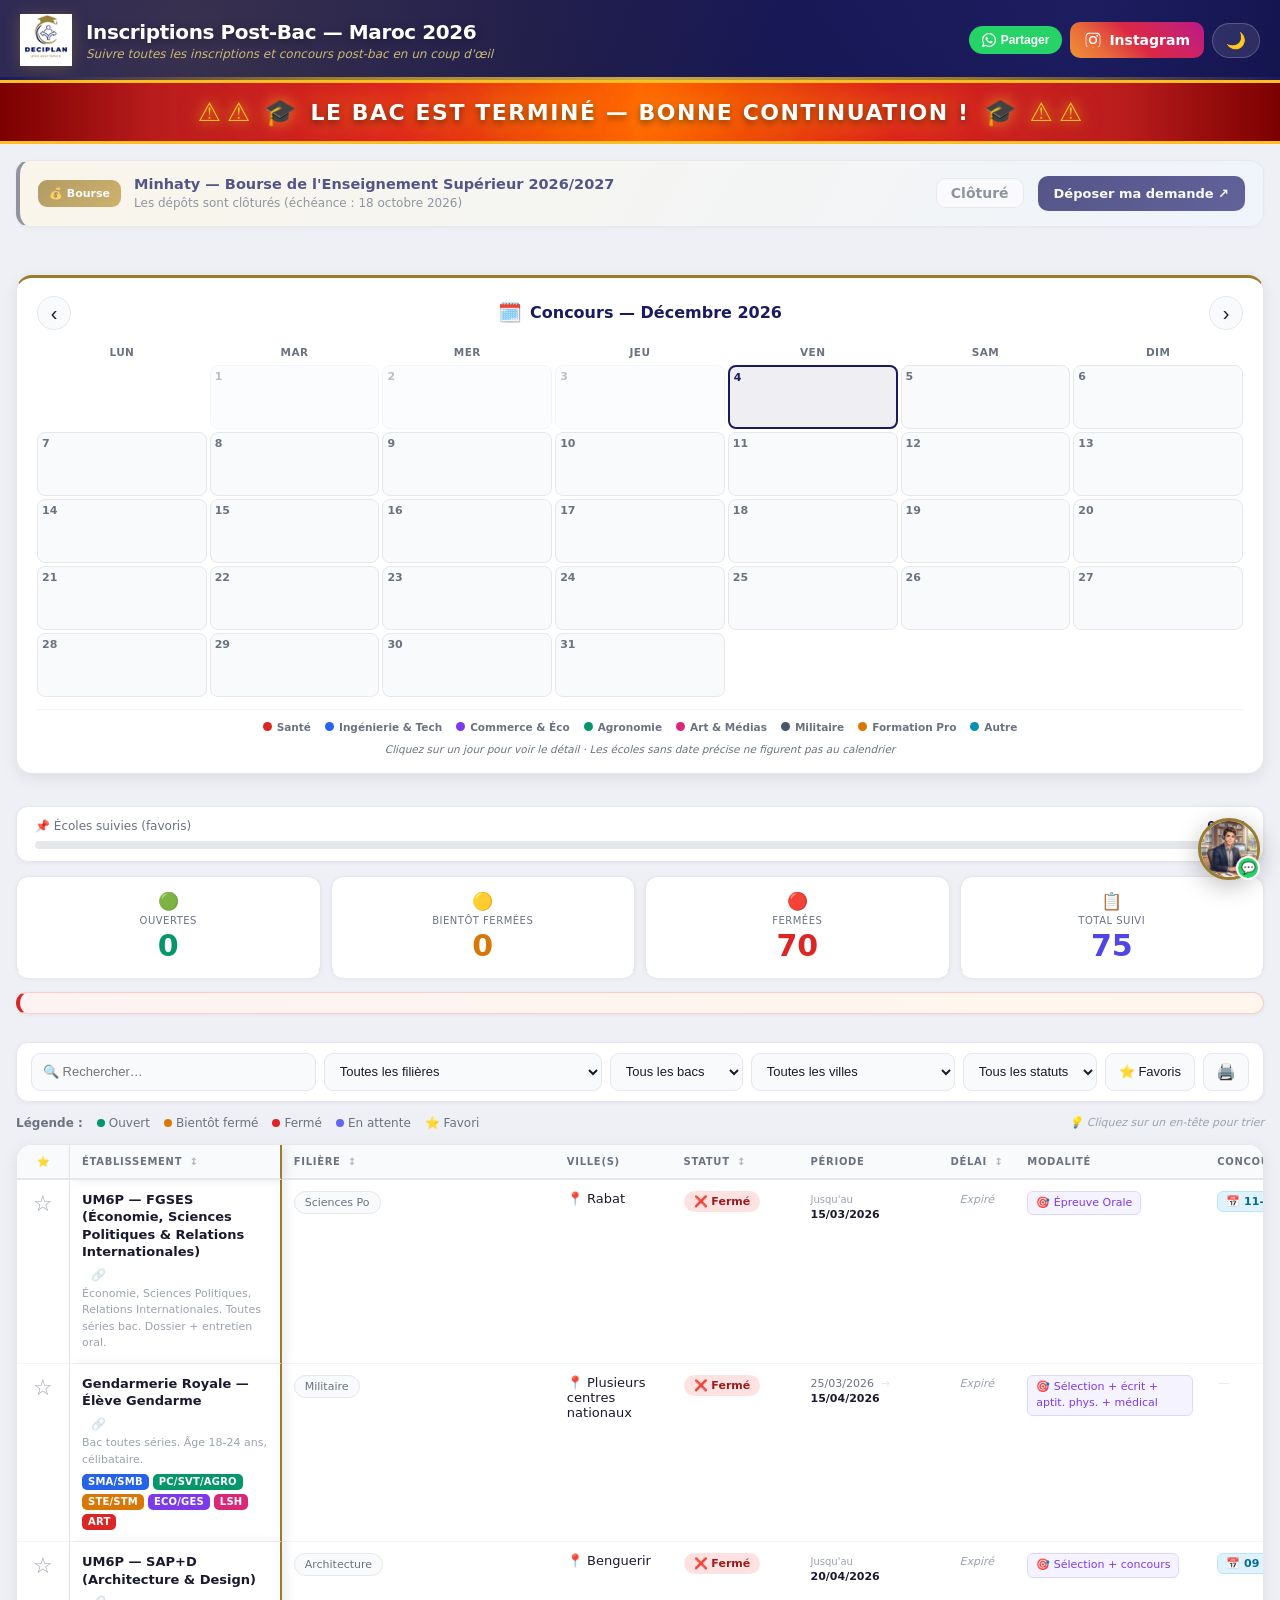
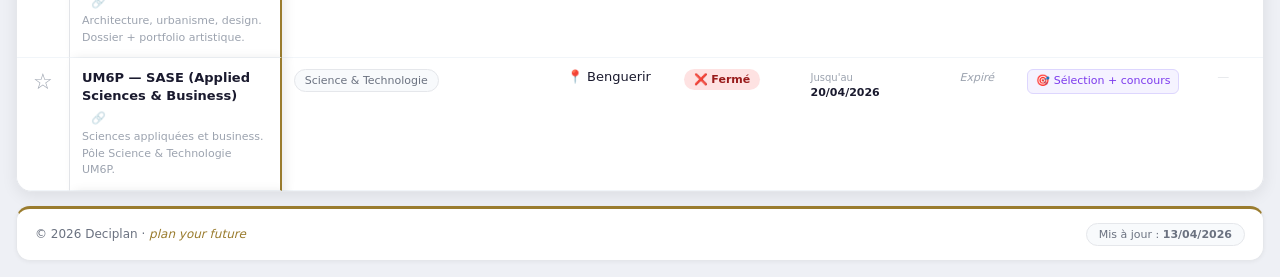
<file: index.html>
<!DOCTYPE html>
<html lang="fr" data-theme="light">
<head>
  <meta charset="UTF-8">
  <meta name="viewport" content="width=device-width, initial-scale=1.0">
  <title>Deciplan — Inscriptions Post-Bac Maroc 2026</title>
  <link rel="stylesheet" href="style.css?v=30">
  <script async src="https://www.googletagmanager.com/gtag/js?id=G-R715S7B354"></script>
  <script>
    window.dataLayer = window.dataLayer || [];
    function gtag(){dataLayer.push(arguments);}
    gtag('js', new Date());
    gtag('config', 'G-R715S7B354');
  </script>
</head>
<body>

<!-- ══ HERO ══ -->
<div class="hero">
  <div class="hero-inner">
    <img class="hero-logo" src="[data-uri]" alt="Deciplan">
    <div class="hero-text">
      <h1 class="hero-title">Inscriptions Post-Bac — Maroc 2026</h1>
      <p class="hero-sub">Suivre toutes les inscriptions et concours post-bac en un coup d'œil</p>
    </div>
    <div class="hero-actions">
      <button class="btn-share" id="btnShare">
        <svg viewBox="0 0 24 24" xmlns="http://www.w3.org/2000/svg"><path d="M17.472 14.382c-.297-.149-1.758-.867-2.03-.967-.273-.099-.471-.148-.67.15-.197.297-.767.966-.94 1.164-.173.199-.347.223-.644.075-.297-.15-1.255-.463-2.39-1.475-.883-.788-1.48-1.761-1.653-2.059-.173-.297-.018-.458.13-.606.134-.133.298-.347.446-.52.149-.174.198-.298.298-.497.099-.198.05-.371-.025-.52-.075-.149-.669-1.612-.916-2.207-.242-.579-.487-.5-.669-.51-.173-.008-.371-.01-.57-.01-.198 0-.52.074-.792.372-.272.297-1.04 1.016-1.04 2.479 0 1.462 1.065 2.875 1.213 3.074.149.198 2.096 3.2 5.077 4.487.709.306 1.262.489 1.694.625.712.227 1.36.195 1.871.118.571-.085 1.758-.719 2.006-1.413.248-.694.248-1.289.173-1.413-.074-.124-.272-.198-.57-.347m-5.421 7.403h-.004a9.87 9.87 0 01-5.031-1.378l-.361-.214-3.741.982.998-3.648-.235-.374a9.86 9.86 0 01-1.51-5.26c.001-5.45 4.436-9.884 9.888-9.884 2.64 0 5.122 1.03 6.988 2.898a9.825 9.825 0 012.893 6.994c-.003 5.45-4.437 9.884-9.885 9.884m8.413-18.297A11.815 11.815 0 0012.05 0C5.495 0 .16 5.335.157 11.892c0 2.096.547 4.142 1.588 5.945L.057 24l6.305-1.654a11.882 11.882 0 005.683 1.448h.005c6.554 0 11.89-5.335 11.893-11.893a11.821 11.821 0 00-3.48-8.413z"/></svg>
        <span class="share-label">Partager</span>
      </button>
      <a class="btn-insta" id="btnInsta" href="https://www.instagram.com/deciplan007" target="_blank" rel="noopener" title="Instagram Deciplan">
        <svg viewBox="0 0 24 24" xmlns="http://www.w3.org/2000/svg"><path d="M12 2.2c3.2 0 3.6 0 4.85.07 1.17.05 1.8.25 2.23.41.56.22.96.48 1.38.9.42.42.68.82.9 1.38.16.42.36 1.06.41 2.23.06 1.27.07 1.65.07 4.85s0 3.58-.07 4.85c-.05 1.17-.25 1.8-.41 2.23-.22.56-.48.96-.9 1.38-.42.42-.82.68-1.38.9-.42.16-1.06.36-2.23.41-1.27.06-1.65.07-4.85.07s-3.58 0-4.85-.07c-1.17-.05-1.8-.25-2.23-.41a3.7 3.7 0 01-1.38-.9 3.7 3.7 0 01-.9-1.38c-.16-.42-.36-1.06-.41-2.23C2.2 15.58 2.2 15.2 2.2 12s0-3.58.07-4.85c.05-1.17.25-1.8.41-2.23.22-.56.48-.96.9-1.38.42-.42.82-.68 1.38-.9.42-.16 1.06-.36 2.23-.41C8.42 2.2 8.8 2.2 12 2.2zm0 1.62c-3.15 0-3.52 0-4.76.07-.97.04-1.5.2-1.85.34-.46.18-.8.4-1.15.74-.34.34-.56.68-.74 1.15-.13.35-.3.88-.34 1.85-.06 1.24-.07 1.6-.07 4.76s0 3.52.07 4.76c.04.97.2 1.5.34 1.85.18.46.4.8.74 1.15.34.34.68.56 1.15.74.35.13.88.3 1.85.34 1.24.06 1.6.07 4.76.07s3.52 0 4.76-.07c.97-.04 1.5-.2 1.85-.34.46-.18.8-.4 1.15-.74.34-.34.56-.68.74-1.15.13-.35.3-.88.34-1.85.06-1.24.07-1.6.07-4.76s0-3.52-.07-4.76c-.04-.97-.2-1.5-.34-1.85a3.1 3.1 0 00-.74-1.15 3.1 3.1 0 00-1.15-.74c-.35-.13-.88-.3-1.85-.34-1.24-.06-1.6-.07-4.76-.07zm0 2.76a5.42 5.42 0 110 10.84 5.42 5.42 0 010-10.84zm0 8.94a3.52 3.52 0 100-7.04 3.52 3.52 0 000 7.04zm6.9-9.15a1.27 1.27 0 11-2.54 0 1.27 1.27 0 012.54 0z"/></svg>
        <span class="share-label">Instagram</span>
      </a>
      <button class="dark-toggle" id="darkToggle">🌙</button>
    </div>
  </div>
</div>

<!-- ══ BANDEAU BAC — ⚠ gauche + texte + ⚠ droite ══ -->
<div class="bac-banner" id="bacBanner">
  <div class="bac-banner-inner">
    <div class="bac-alerts bac-alerts-left">
      <span class="bac-warn">⚠</span>
      <span class="bac-warn">⚠</span>
    </div>
    <span class="bac-icon">🎓</span>
    <span class="bac-text" id="countdownBac">⏳ Calcul…</span>
    <span class="bac-icon">🎓</span>
    <div class="bac-alerts bac-alerts-right">
      <span class="bac-warn">⚠</span>
      <span class="bac-warn">⚠</span>
    </div>
  </div>
</div>

<!-- PANNEAU MINHATY (bourse) -->
<div class="container">
  <div class="minhaty-panel" id="minhatyPanel">
    <div class="minhaty-main">
      <div class="minhaty-left">
        <span class="minhaty-badge">💰 Bourse</span>
        <div class="minhaty-txt">
          <span class="minhaty-title">Minhaty — Bourse de l'Enseignement Supérieur 2026/2027</span>
          <span class="minhaty-sub" id="minhatySub">Dépôt des demandes du 15 juillet au 18 octobre 2026</span>
        </div>
      </div>
      <div class="minhaty-right">
        <div class="minhaty-countdown" id="minhatyCountdown"></div>
        <a class="minhaty-btn" href="https://www.minhaty.ma" target="_blank" rel="noopener">Déposer ma demande ↗</a>
      </div>
    </div>
  </div>
</div>

<div class="container">

  <!-- CALENDRIER DES CONCOURS -->
  <div class="cal-card">
    <div class="cal-head">
      <button class="cal-nav" id="calPrev" aria-label="Mois précédent">‹</button>
      <div class="cal-title-wrap">
        <span class="cal-icon">🗓️</span>
        <span class="cal-title" id="calTitle">Calendrier des concours</span>
      </div>
      <button class="cal-nav" id="calNext" aria-label="Mois suivant">›</button>
    </div>
    <div class="cal-dow">
      <span>Lun</span><span>Mar</span><span>Mer</span><span>Jeu</span><span>Ven</span><span>Sam</span><span>Dim</span>
    </div>
    <div class="cal-grid" id="calGrid"></div>
    <div class="cal-legend" id="calLegend"></div>
    <div class="cal-foot">Cliquez sur un jour pour voir le détail · Les écoles sans date précise ne figurent pas au calendrier</div>

    <div class="cal-panel" id="calPanel" hidden>
      <div class="cal-panel-head">
        <span class="cal-panel-title" id="calPanelTitle"></span>
        <button class="cal-panel-close" id="calPanelClose" aria-label="Fermer">×</button>
      </div>
      <div class="cal-panel-body" id="calPanelBody"></div>
    </div>
  </div>

  <!-- BARRE DE PROGRESSION -->
  <div class="progress-bar-wrap">
    <div class="progress-info">
      <span>📌 Écoles suivies (favoris)</span>
      <span class="progress-count" id="progressCount">0 / 20</span>
    </div>
    <div class="progress-track"><div class="progress-fill" id="progressFill" style="width:0%"></div></div>
  </div>

  <!-- STATISTIQUES -->
  <div class="stats">
    <div class="stat"><div class="stat-icon">🟢</div><div class="stat-label">Ouvertes</div><div class="stat-val v-open" id="cnt-open">—</div></div>
    <div class="stat"><div class="stat-icon">🟡</div><div class="stat-label">Bientôt fermées</div><div class="stat-val v-soon" id="cnt-soon">—</div></div>
    <div class="stat"><div class="stat-icon">🔴</div><div class="stat-label">Fermées</div><div class="stat-val v-closed" id="cnt-closed">—</div></div>
    <div class="stat"><div class="stat-icon">📋</div><div class="stat-label">Total suivi</div><div class="stat-val v-total" id="cnt-total">—</div></div>
  </div>

  <!-- FILTRES -->
  <!-- BANDEAU URGENT (rempli par JS) -->
  <div class="urgent-banner" id="urgentBanner" hidden></div>

  <div class="filters">
    <input type="text" id="search" placeholder="🔍 Rechercher…">
    <select id="filter-cat"><option value="">Toutes les filières</option></select>
    <select id="filter-bac"><option value="">Tous les bacs</option></select>
    <select id="filter-ville"><option value="">Toutes les villes</option></select>
    <select id="filter-status">
      <option value="">Tous les statuts</option>
      <option value="ouvert">Ouvert</option>
      <option value="bientot">Bientôt fermé</option>
      <option value="ferme">Fermé</option>
      <option value="attente">En attente</option>
    </select>
    <button class="fav-filter-btn" id="favToggle">⭐ Favoris <span id="fav-count"></span></button>
    <button class="print-btn" id="printBtn" title="Imprimer mes favoris">🖨️</button>
  </div>

  <!-- LÉGENDE desktop -->
  <div class="legend" id="legend-desktop">
    <strong>Légende :</strong>
    <span><span class="dot dot-open"></span>Ouvert</span>
    <span><span class="dot dot-soon"></span>Bientôt fermé</span>
    <span><span class="dot dot-closed"></span>Fermé</span>
    <span><span class="dot dot-wait"></span>En attente</span>
    <span>⭐ Favori</span>
    <span class="sort-hint">💡 Cliquez sur un en-tête pour trier</span>
  </div>

  <!-- TABLEAU desktop -->
  <div class="table-wrap" id="table-desktop">
    <table id="main-table">
      <thead>
        <tr>
          <th class="col-fav">⭐</th>
          <th class="col-nom sortable" data-col="nom">Établissement <span class="sort-icon">↕</span></th>
          <th class="col-cat sortable" data-col="cat">Filière <span class="sort-icon">↕</span></th>
          <th class="col-ville">Ville(s)</th>
          <th class="col-statut sortable" data-col="statut">Statut <span class="sort-icon">↕</span></th>
          <th class="col-periode">Période</th>
          <th class="col-delai sortable" data-col="delai">Délai <span class="sort-icon">↕</span></th>
          <th class="col-modal">Modalité</th>
          <th class="col-concours">Concours</th>
          <th class="col-avis">📄 Avis</th>
          <th class="col-lien">Lien</th>
        </tr>
      </thead>
      <tbody id="tbody"><tr><td colspan="11" class="skel-cell"><div class="skel-line"></div><div class="skel-line w70"></div><div class="skel-line w85"></div><div class="skel-line w60"></div><div class="skel-line w80"></div></td></tr></tbody>
    </table>
  </div>

  <!-- CARTES mobile -->
  <div class="cards-grid" id="cards-mobile"><div class="skel-card"><div class="skel-line w40"></div><div class="skel-line"></div><div class="skel-line w70"></div></div><div class="skel-card"><div class="skel-line w40"></div><div class="skel-line"></div><div class="skel-line w70"></div></div></div>

  <!-- FOOTER -->
  <div class="footer">
    <span>© 2026 Deciplan · <em>plan your future</em></span>
    <div class="updated-badge">Mis à jour : <strong>13/04/2026</strong></div>
  </div>

</div>
<script src="script.js?v=30"></script>

<!-- ASSISTANT FLOTTANT -->
<div class="fab-wrap" id="fabWrap">
  <div class="fab-card" id="fabCard" hidden>
    <div class="fab-band">
      <span class="fab-status"><span class="fab-dot"></span> Disponible</span>
      <button class="fab-close" id="fabClose" aria-label="Fermer">✕</button>
    </div>
    <div class="fab-body">
      <div class="fab-id">
        <img class="fab-photo" src="[data-uri]" alt="Conseiller Deciplan">
        <div>
          <div class="fab-name">M. Mustapha Abounaim</div>
          <div class="fab-title">Inspecteur d'orientation · Casablanca</div>
        </div>
      </div>
      <div class="fab-msg">Bonjour ! Une question sur votre orientation ou une inscription ? Je suis là pour vous aider.</div>
      <a class="fab-wa" href="https://wa.me/212600072570?text=Bonjour%20M.%20Abounaim%2C%20j%27ai%20une%20question%20sur%20les%20inscriptions%20post-bac." target="_blank" rel="noopener">
        <svg class="wa-icon" viewBox="0 0 24 24" xmlns="http://www.w3.org/2000/svg"><path d="M17.472 14.382c-.297-.149-1.758-.867-2.03-.967-.273-.099-.471-.148-.67.15-.197.297-.767.966-.94 1.164-.173.199-.347.223-.644.075-.297-.15-1.255-.463-2.39-1.475-.883-.788-1.48-1.761-1.653-2.059-.173-.297-.018-.458.13-.606.134-.133.298-.347.446-.52.149-.174.198-.298.298-.497.099-.198.05-.371-.025-.52-.075-.149-.669-1.612-.916-2.207-.242-.579-.487-.5-.669-.51-.173-.008-.371-.01-.57-.01-.198 0-.52.074-.792.372-.272.297-1.04 1.016-1.04 2.479 0 1.462 1.065 2.875 1.213 3.074.149.198 2.096 3.2 5.077 4.487.709.306 1.262.489 1.694.625.712.227 1.36.195 1.871.118.571-.085 1.758-.719 2.006-1.413.248-.694.248-1.289.173-1.413-.074-.124-.272-.198-.57-.347m-5.421 7.403h-.004a9.87 9.87 0 01-5.031-1.378l-.361-.214-3.741.982.998-3.648-.235-.374a9.86 9.86 0 01-1.51-5.26c.001-5.45 4.436-9.884 9.888-9.884 2.64 0 5.122 1.03 6.988 2.898a9.825 9.825 0 012.893 6.994c-.003 5.45-4.437 9.884-9.885 9.884m8.413-18.297A11.815 11.815 0 0012.05 0C5.495 0 .16 5.335.157 11.892c0 2.096.547 4.142 1.588 5.945L.057 24l6.305-1.654a11.882 11.882 0 005.683 1.448h.005c6.554 0 11.89-5.335 11.893-11.893a11.821 11.821 0 00-3.48-8.413z"/></svg>
        Discuter sur WhatsApp
      </a>
      <a class="fab-tel" href="tel:+212600072570">📞 Appeler directement</a>
    </div>
  </div>
  <button class="fab-btn" id="fabBtn" aria-label="Contacter le conseiller">
    <img class="fab-btn-photo" src="[data-uri]" alt="Conseiller">
    <span class="fab-btn-badge">💬</span>
  </button>
</div>

</body>
</html>
</file>
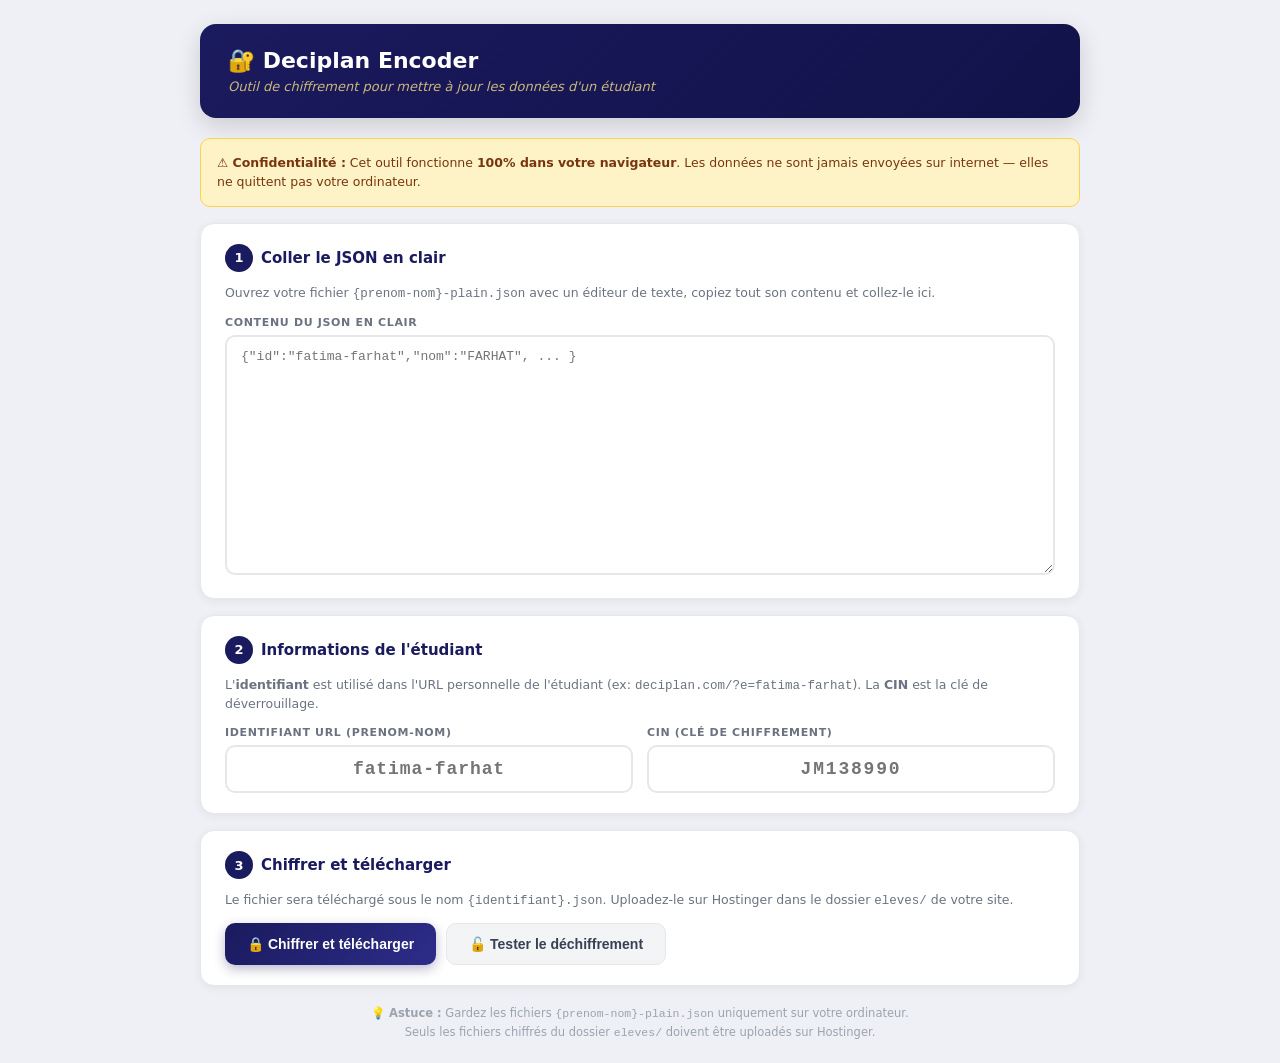
<file: encoder.html>
<!DOCTYPE html>
<html lang="fr">
<head>
<meta charset="UTF-8">
<meta name="viewport" content="width=device-width,initial-scale=1">
<title>Deciplan Encoder — Outil de chiffrement</title>
<style>
*,*::before,*::after{box-sizing:border-box;margin:0;padding:0;}
body{font-family:system-ui,-apple-system,'Segoe UI',sans-serif;background:#eef0f5;color:#1a1a2e;padding:24px 16px;min-height:100vh;font-size:14px;}
.wrap{max-width:880px;margin:0 auto;}
.hdr{background:linear-gradient(135deg,#1a1a5e,#12124a);color:#fff;border-radius:16px;padding:24px 28px;margin-bottom:20px;box-shadow:0 8px 24px rgba(0,0,0,.15);}
.hdr h1{font-size:22px;font-weight:900;display:flex;align-items:center;gap:10px;}
.hdr p{font-size:13px;margin-top:6px;color:#c8b87a;font-style:italic;}
.card{background:#fff;border-radius:14px;padding:20px 24px;margin-bottom:16px;box-shadow:0 2px 10px rgba(0,0,0,.06);border:1px solid #e5e7eb;}
.step-num{display:inline-flex;align-items:center;justify-content:center;width:28px;height:28px;background:#1a1a5e;color:#fff;border-radius:50%;font-weight:800;font-size:13px;margin-right:8px;}
.card h2{font-size:15px;font-weight:800;color:#1a1a5e;margin-bottom:12px;display:flex;align-items:center;}
.card p{font-size:12.5px;color:#6b7280;margin-bottom:12px;line-height:1.5;}
label{display:block;font-size:11px;font-weight:700;color:#6b7280;text-transform:uppercase;letter-spacing:.06em;margin-bottom:6px;}
textarea,input[type=text]{width:100%;border:2px solid #e5e7eb;border-radius:10px;padding:12px 14px;font-family:'SF Mono',Menlo,Consolas,monospace;font-size:13px;color:#1a1a2e;transition:border-color .15s,box-shadow .15s;}
textarea{min-height:240px;resize:vertical;}
input.big{font-size:18px;font-weight:700;letter-spacing:.1em;text-align:center;}
input#cinInput{text-transform:uppercase;}
input#idInput{text-transform:lowercase;letter-spacing:.05em;}
textarea:focus,input:focus{outline:none;border-color:#6366f1;box-shadow:0 0 0 4px rgba(99,102,241,.12);}
.row{display:grid;grid-template-columns:1fr 1fr;gap:14px;}
@media(max-width:640px){.row{grid-template-columns:1fr;}}
.btn-row{display:flex;gap:10px;flex-wrap:wrap;margin-top:12px;}
button{padding:12px 22px;border:none;border-radius:10px;font-size:14px;font-weight:700;cursor:pointer;transition:transform .1s,box-shadow .15s;}
.btn-primary{background:linear-gradient(135deg,#1a1a5e,#2d2d8a);color:#fff;box-shadow:0 4px 12px rgba(26,26,94,.3);}
.btn-primary:hover:not(:disabled){transform:translateY(-1px);box-shadow:0 6px 16px rgba(26,26,94,.4);}
.btn-secondary{background:#f3f4f6;color:#374151;border:1px solid #e5e7eb;}
.btn-secondary:hover{background:#e5e7eb;}
button:disabled{opacity:.5;cursor:wait;}
.msg{margin-top:12px;padding:10px 14px;border-radius:8px;font-size:12.5px;font-weight:600;display:none;}
.msg.show{display:block;}
.msg.ok{background:#d1fae5;color:#065f46;border:1px solid #6ee7b7;}
.msg.err{background:#fee2e2;color:#991b1b;border:1px solid #fca5a5;}
.warning{background:#fef3c7;border:1px solid #fcd34d;color:#78350f;padding:14px 16px;border-radius:10px;font-size:12.5px;line-height:1.55;margin-bottom:16px;}
.warning strong{color:#78350f;}
.success-box{background:linear-gradient(135deg,#d1fae5,#a7f3d0);border:1px solid #6ee7b7;color:#065f46;padding:16px;border-radius:10px;font-size:13px;margin-top:14px;display:none;}
.success-box.show{display:block;}
.success-box strong{color:#065f46;}
.success-box code{background:#fff;padding:3px 8px;border-radius:4px;font-family:'SF Mono',Menlo,Consolas,monospace;font-size:12px;color:#1a1a5e;border:1px solid #6ee7b7;}
.footer-tip{font-size:11.5px;color:#9ca3af;text-align:center;margin-top:18px;line-height:1.6;}
</style>
</head>
<body>
<div class="wrap">

<div class="hdr">
  <h1>🔐 Deciplan Encoder</h1>
  <p>Outil de chiffrement pour mettre à jour les données d'un étudiant</p>
</div>

<div class="warning">
  <strong>⚠️ Confidentialité :</strong> Cet outil fonctionne <strong>100% dans votre navigateur</strong>. Les données ne sont jamais envoyées sur internet — elles ne quittent pas votre ordinateur.
</div>

<div class="card">
  <h2><span class="step-num">1</span>Coller le JSON en clair</h2>
  <p>Ouvrez votre fichier <code>{prenom-nom}-plain.json</code> avec un éditeur de texte, copiez tout son contenu et collez-le ici.</p>
  <label for="jsonInput">Contenu du JSON en clair</label>
  <textarea id="jsonInput" placeholder='{"id":"fatima-farhat","nom":"FARHAT", ... }' spellcheck="false"></textarea>
</div>

<div class="card">
  <h2><span class="step-num">2</span>Informations de l'étudiant</h2>
  <p>L'<strong>identifiant</strong> est utilisé dans l'URL personnelle de l'étudiant (ex: <code>deciplan.com/?e=fatima-farhat</code>). La <strong>CIN</strong> est la clé de déverrouillage.</p>
  <div class="row">
    <div>
      <label for="idInput">Identifiant URL (prenom-nom)</label>
      <input type="text" id="idInput" class="big" placeholder="fatima-farhat" autocomplete="off">
    </div>
    <div>
      <label for="cinInput">CIN (clé de chiffrement)</label>
      <input type="text" id="cinInput" class="big" placeholder="JM138990" autocomplete="off">
    </div>
  </div>
</div>

<div class="card">
  <h2><span class="step-num">3</span>Chiffrer et télécharger</h2>
  <p>Le fichier sera téléchargé sous le nom <code>{identifiant}.json</code>. Uploadez-le sur Hostinger dans le dossier <code>eleves/</code> de votre site.</p>
  <div class="btn-row">
    <button class="btn-primary" id="btnEncrypt">🔒 Chiffrer et télécharger</button>
    <button class="btn-secondary" id="btnTest">🔓 Tester le déchiffrement</button>
  </div>
  <div class="msg" id="msg"></div>
  <div class="success-box" id="successBox"></div>
</div>

<div class="footer-tip">
  💡 <strong>Astuce :</strong> Gardez les fichiers <code>{prenom-nom}-plain.json</code> uniquement sur votre ordinateur.<br>
  Seuls les fichiers chiffrés du dossier <code>eleves/</code> doivent être uploadés sur Hostinger.
</div>

</div>

<script>
const ITER=200000;

function b64encode(buf){
  var bytes=new Uint8Array(buf), s='';
  for(var i=0;i<bytes.length;i++) s+=String.fromCharCode(bytes[i]);
  return btoa(s);
}

async function deriveKey(cin, salt, useFor){
  var enc=new TextEncoder();
  var mat=await crypto.subtle.importKey(
    "raw", enc.encode(cin.trim().toUpperCase()),
    {name:"PBKDF2"}, false, ["deriveKey"]
  );
  return crypto.subtle.deriveKey(
    {name:"PBKDF2", salt:salt, iterations:ITER, hash:"SHA-256"},
    mat,
    {name:"AES-GCM", length:256},
    false, [useFor]
  );
}

function showMsg(text, kind){
  var m=document.getElementById('msg');
  m.className='msg show '+(kind||'');
  m.textContent=text;
  document.getElementById('successBox').className='success-box';
}
function hideMsg(){
  document.getElementById('msg').className='msg';
  document.getElementById('successBox').className='success-box';
}

function validateId(id){
  return /^[a-z0-9\-]{1,60}$/.test(id);
}

async function encryptNow(){
  hideMsg();

  var jsonText=document.getElementById('jsonInput').value.trim();
  var id=document.getElementById('idInput').value.trim().toLowerCase();
  var cin=document.getElementById('cinInput').value.trim();

  if(!jsonText){ showMsg('❌ Veuillez coller le JSON en clair','err'); return; }
  if(!id){ showMsg('❌ Veuillez saisir l\'identifiant URL (ex: fatima-farhat)','err'); return; }
  if(!validateId(id)){ showMsg('❌ Identifiant invalide. Utilisez uniquement des lettres minuscules, chiffres et tirets (ex: fatima-farhat)','err'); return; }
  if(!cin){ showMsg('❌ Veuillez saisir la CIN','err'); return; }

  try { JSON.parse(jsonText); }
  catch(e){ showMsg('❌ JSON invalide : '+e.message,'err'); return; }

  var btn=document.getElementById('btnEncrypt');
  btn.disabled=true; btn.textContent='⏳ Chiffrement en cours…';

  try{
    var enc=new TextEncoder();
    var salt=crypto.getRandomValues(new Uint8Array(16));
    var iv=crypto.getRandomValues(new Uint8Array(12));
    var key=await deriveKey(cin, salt.buffer, "encrypt");
    var ct=await crypto.subtle.encrypt(
      {name:"AES-GCM", iv:iv}, key, enc.encode(jsonText)
    );

    var payload={
      v:1, alg:"AES-GCM-256", kdf:"PBKDF2-SHA256", iter:ITER,
      salt:b64encode(salt.buffer),
      iv:b64encode(iv.buffer),
      data:b64encode(ct)
    };
    var out=JSON.stringify(payload,null,2);

    var blob=new Blob([out],{type:'application/json'});
    var url=URL.createObjectURL(blob);
    var a=document.createElement('a');
    a.href=url; a.download=id+'.json';
    document.body.appendChild(a); a.click();
    document.body.removeChild(a);
    URL.revokeObjectURL(url);

    /* Box de succès avec le lien personnel */
    var sb=document.getElementById('successBox');
    sb.className='success-box show';
    sb.innerHTML=
      '<strong>✅ Fichier <code>'+id+'.json</code> téléchargé.</strong><br><br>'+
      '📤 <strong>À uploader sur Hostinger :</strong><br>'+
      'Placez ce fichier dans le dossier <code>eleves/</code> de votre site.<br><br>'+
      '🔗 <strong>Lien personnel à envoyer à l\'étudiant :</strong><br>'+
      '<code>https://deciplan.com/?e='+id+'</code><br><br>'+
      '🔑 <strong>Clé de déverrouillage :</strong> la CIN <code>'+cin.toUpperCase()+'</code>';
  }catch(e){
    showMsg('❌ Erreur lors du chiffrement : '+e.message,'err');
  }
  btn.disabled=false; btn.textContent='🔒 Chiffrer et télécharger';
}

async function testDecrypt(){
  hideMsg();
  var jsonText=document.getElementById('jsonInput').value.trim();
  var cin=document.getElementById('cinInput').value.trim();
  if(!jsonText||!cin){ showMsg('❌ Remplissez d\'abord le JSON et la CIN','err'); return; }

  try{
    var enc=new TextEncoder();
    var salt=crypto.getRandomValues(new Uint8Array(16));
    var iv=crypto.getRandomValues(new Uint8Array(12));
    var keyEnc=await deriveKey(cin, salt.buffer, "encrypt");
    var ct=await crypto.subtle.encrypt({name:"AES-GCM",iv:iv}, keyEnc, enc.encode(jsonText));
    var keyDec=await deriveKey(cin, salt.buffer, "decrypt");
    var pt=await crypto.subtle.decrypt({name:"AES-GCM",iv:iv}, keyDec, ct);
    var decoded=new TextDecoder().decode(pt);
    JSON.parse(decoded);
    showMsg('✅ Test réussi ! Aller-retour chiffrement/déchiffrement OK. ('+decoded.length+' caractères)','ok');
  }catch(e){
    showMsg('❌ Test échoué : '+e.message,'err');
  }
}

document.getElementById('btnEncrypt').addEventListener('click', encryptNow);
document.getElementById('btnTest').addEventListener('click', testDecrypt);

if(!window.crypto || !window.crypto.subtle){
  showMsg('❌ Votre navigateur ne supporte pas le chiffrement. Essayez Chrome, Firefox ou Edge récent.','err');
}
</script>
</body>
</html>
</file>
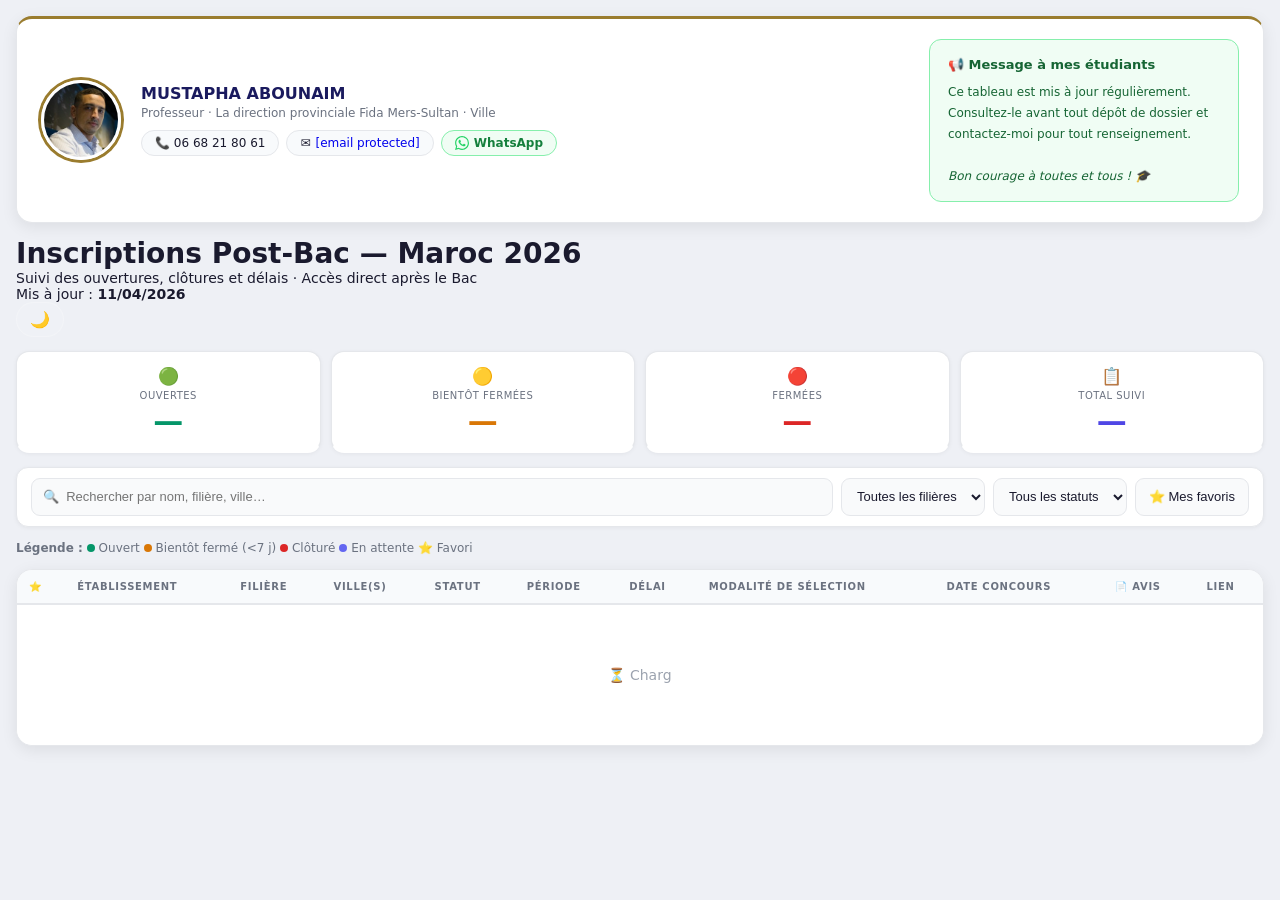
<file: index-4.html>
<!DOCTYPE html>
<html lang="fr" data-theme="light">
<head>
  <meta charset="UTF-8">
  <meta name="viewport" content="width=device-width, initial-scale=1.0">
  <title>Deciplan — Inscriptions Post-Bac Maroc 2026</title>
  <link rel="stylesheet" href="style.css">
  <!-- Google tag (gtag.js) -->
  <script async src="https://www.googletagmanager.com/gtag/js?id=G-R715S7B354"></script>
  <script>
    window.dataLayer = window.dataLayer || [];
    function gtag(){dataLayer.push(arguments);}
    gtag('js', new Date());
    gtag('config', 'G-R715S7B354');
  </script>
</head>
<body>
<div class="container">

  <!-- CARTE PROFESSEUR -->
  <div class="profile-card">
    <img class="avatar-photo"
         src="[data-uri]"
         alt="M. Mustapha Abounaim">
    <div class="profile-info">
      <div class="profile-name">MUSTAPHA ABOUNAIM</div>
      <div class="profile-title">Professeur · La direction provinciale Fida Mers-Sultan · Ville</div>
      <div class="profile-contacts">
        <span class="contact-tag">📞 06 68 21 80 61</span>
        <span class="contact-tag">✉️ <a href="/cdn-cgi/l/email-protection" class="__cf_email__" data-cfemail="f59880868194859d94db94979a809b949c98b59298949c99db969a98">[email&#160;protected]</a></span>
        <a class="contact-tag wa-contact"
           href="https://wa.me/212668218061?text=Bonjour%20M.%20Abounaim%2C%20j%27ai%20une%20question%20sur%20les%20inscriptions%20post-bac."
           target="_blank" rel="noopener">
          <svg class="wa-icon" viewBox="0 0 24 24" xmlns="http://www.w3.org/2000/svg">
            <path d="M17.472 14.382c-.297-.149-1.758-.867-2.03-.967-.273-.099-.471-.148-.67.15-.197.297-.767.966-.94 1.164-.173.199-.347.223-.644.075-.297-.15-1.255-.463-2.39-1.475-.883-.788-1.48-1.761-1.653-2.059-.173-.297-.018-.458.13-.606.134-.133.298-.347.446-.52.149-.174.198-.298.298-.497.099-.198.05-.371-.025-.52-.075-.149-.669-1.612-.916-2.207-.242-.579-.487-.5-.669-.51-.173-.008-.371-.01-.57-.01-.198 0-.52.074-.792.372-.272.297-1.04 1.016-1.04 2.479 0 1.462 1.065 2.875 1.213 3.074.149.198 2.096 3.2 5.077 4.487.709.306 1.262.489 1.694.625.712.227 1.36.195 1.871.118.571-.085 1.758-.719 2.006-1.413.248-.694.248-1.289.173-1.413-.074-.124-.272-.198-.57-.347m-5.421 7.403h-.004a9.87 9.87 0 01-5.031-1.378l-.361-.214-3.741.982.998-3.648-.235-.374a9.86 9.86 0 01-1.51-5.26c.001-5.45 4.436-9.884 9.888-9.884 2.64 0 5.122 1.03 6.988 2.898a9.825 9.825 0 012.893 6.994c-.003 5.45-4.437 9.884-9.885 9.884m8.413-18.297A11.815 11.815 0 0012.05 0C5.495 0 .16 5.335.157 11.892c0 2.096.547 4.142 1.588 5.945L.057 24l6.305-1.654a11.882 11.882 0 005.683 1.448h.005c6.554 0 11.89-5.335 11.893-11.893a11.821 11.821 0 00-3.48-8.413z"/>
          </svg>
          WhatsApp
        </a>
      </div>
    </div>
    <div class="profile-msg">
      <strong>📢 Message à mes étudiants</strong>
      Ce tableau est mis à jour régulièrement. Consultez-le avant tout dépôt de dossier et contactez-moi pour tout renseignement.
      <br><br><em>Bon courage à toutes et tous ! 🎓</em>
    </div>
  </div>

  <!-- EN-TÊTE -->
  <header>
    <div class="header-left">
      <h1>Inscriptions Post-Bac — Maroc 2026</h1>
      <p>Suivi des ouvertures, clôtures et délais · Accès direct après le Bac</p>
    </div>
    <div class="header-right">
      <div class="updated">Mis à jour : <strong>11/04/2026</strong></div>
      <button class="dark-toggle" id="darkToggle" title="Mode sombre / clair">🌙</button>
    </div>
  </header>

  <!-- STATISTIQUES -->
  <div class="stats">
    <div class="stat"><div class="stat-icon">🟢</div><div class="stat-label">Ouvertes</div><div class="stat-val v-open" id="cnt-open">—</div></div>
    <div class="stat"><div class="stat-icon">🟡</div><div class="stat-label">Bientôt fermées</div><div class="stat-val v-soon" id="cnt-soon">—</div></div>
    <div class="stat"><div class="stat-icon">🔴</div><div class="stat-label">Fermées</div><div class="stat-val v-closed" id="cnt-closed">—</div></div>
    <div class="stat"><div class="stat-icon">📋</div><div class="stat-label">Total suivi</div><div class="stat-val v-total" id="cnt-total">—</div></div>
  </div>

  <!-- FILTRES -->
  <div class="filters">
    <input type="text" id="search" placeholder="🔍  Rechercher par nom, filière, ville…">
    <select id="filter-cat"><option value="">Toutes les filières</option></select>
    <select id="filter-status">
      <option value="">Tous les statuts</option>
      <option value="ouvert">Ouvert</option>
      <option value="bientot">Bientôt fermé</option>
      <option value="ferme">Fermé</option>
      <option value="attente">En attente</option>
    </select>
    <button class="fav-filter-btn" id="favToggle">⭐ Mes favoris <span id="fav-count"></span></button>
  </div>

  <!-- LÉGENDE -->
  <div class="legend">
    <strong>Légende :</strong>
    <span><span class="dot dot-open"></span>Ouvert</span>
    <span><span class="dot dot-soon"></span>Bientôt fermé (&lt;7 j)</span>
    <span><span class="dot dot-closed"></span>Clôturé</span>
    <span><span class="dot dot-wait"></span>En attente</span>
    <span>⭐ Favori</span>
  </div>

  <!-- TABLEAU -->
  <div class="table-wrap">
    <table id="main-table">
      <thead>
        <tr>
          <th class="th-fav">⭐</th>
          <th class="th-nom">Établissement</th>
          <th>Filière</th>
          <th>Ville(s)</th>
          <th>Statut</th>
          <th>Période</th>
          <th>Délai</th>
          <th>Modalité de sélection</th>
          <th>Date concours</th>
          <th>📄 Avis</th>
          <th>Lien</th>
        </tr>
      </thead>
      <tbody id="tbody">
        <tr><td colspan="11" class="empty">⏳ Charg
</file>
<file: style.css>
/* ===== Deciplan style.css v21 ===== */
:root {
  --bg-page:  #eef0f5; --bg-card:#ffffff; --bg-card2:#f8fafc;
  --border:   #e5e7eb; --border2:#f1f5f9;
  --text:     #1a1a2e; --muted:#6b7280; --light:#9ca3af;
  --input-bg: #f9fafb; --hover:#f5f8ff;
  --fav-bg:   #fef9ec; --fav-hov:#fef3c7;
  --accent:   #6366f1; --acc-light:#eef2ff;
  --navy:     #1a1a5e; --gold:#9a7c2e;
  --sh-sm:    0 1px 4px rgba(0,0,0,.05);
  --sh-md:    0 4px 16px rgba(0,0,0,.08);
  --sh-hd:    0 8px 32px rgba(26,26,94,.22);
  --wa-bg:    #f0fdf4; --wa-bord:#86efac; --wa-text:#15803d; --wa-msg:#166534;
}
[data-theme="dark"] {
  --bg-page:  #0f1117; --bg-card:#1a1d27; --bg-card2:#1e2130;
  --border:   #2d3148; --border2:#252840;
  --text:     #e2e8f0; --muted:#94a3b8; --light:#64748b;
  --input-bg: #1e2130; --hover:#1e2235;
  --fav-bg:   #2a1c00; --fav-hov:#3a2600;
  --acc-light:#1e1f4a;
  --sh-sm:    0 1px 4px rgba(0,0,0,.4);
  --sh-md:    0 4px 16px rgba(0,0,0,.5);
  --sh-hd:    0 8px 32px rgba(0,0,0,.6);
  --wa-bg:    #0d2818; --wa-bord:#166534; --wa-text:#4ade80; --wa-msg:#86efac;
}

*,*::before,*::after{box-sizing:border-box;margin:0;padding:0;}
body{font-family:system-ui,-apple-system,'Segoe UI',sans-serif;background:var(--bg-page);color:var(--text);font-size:14px;min-height:100vh;transition:background .25s,color .25s;}
a{text-decoration:none;}

/* ══ DESKTOP/MOBILE ══ */
#table-desktop { display:block; }
#legend-desktop{ display:flex;  }
#cards-mobile  { display:none;  }
@media(max-width:767px){
  #table-desktop  { display:none  !important; }
  #legend-desktop { display:none  !important; }
  #cards-mobile   { display:grid  !important; }
}

/* ══ HERO ══ */
.hero{background:linear-gradient(135deg,#1a1a5e 0%,#12124a 55%,#0a0a3a 100%);position:relative;overflow:hidden;}
.hero::before{content:'';position:absolute;inset:0;background:radial-gradient(circle at 15% 50%,rgba(154,124,46,.25) 0%,transparent 55%),radial-gradient(circle at 85% 30%,rgba(99,102,241,.18) 0%,transparent 50%);}
.hero::after{content:'';position:absolute;bottom:0;left:0;right:0;height:3px;background:linear-gradient(90deg,#1a1a5e,#9a7c2e,#c8a84b,#9a7c2e,#1a1a5e);}
.hero-inner{max-width:1280px;margin:0 auto;padding:14px 20px;display:flex;align-items:center;gap:14px;position:relative;flex-wrap:wrap;}
.hero-logo{height:52px;width:auto;flex-shrink:0;filter:drop-shadow(0 2px 8px rgba(154,124,46,.4));}
.hero-text{flex:1;min-width:160px;}
.hero-title{font-size:20px;font-weight:900;color:#fff;letter-spacing:-.02em;margin-bottom:3px;text-shadow:0 2px 8px rgba(0,0,0,.3);}
.hero-sub{font-size:12px;color:#c8b87a;font-style:italic;}
.hero-actions{display:flex;align-items:center;gap:8px;flex-shrink:0;}
.btn-share{display:inline-flex;align-items:center;gap:5px;background:#25d366;border:none;border-radius:20px;padding:7px 13px;color:#fff;font-size:12px;font-weight:600;cursor:pointer;transition:all .2s;white-space:nowrap;}
.btn-share:hover{background:#1db954;transform:translateY(-1px);box-shadow:0 4px 12px rgba(37,211,102,.4);}
.btn-share svg{width:14px;height:14px;fill:#fff;flex-shrink:0;}
.dark-toggle{background:rgba(255,255,255,.1);border:1px solid rgba(255,255,255,.2);border-radius:20px;padding:7px 13px;font-size:16px;cursor:pointer;color:#fff;transition:background .2s,transform .15s;}
.dark-toggle:hover{background:rgba(255,255,255,.2);transform:scale(1.05);}

/* ══════════════════════════════════════
   BANDEAU BAC — ALERTE MAXIMALE
   ⚠⚠  🎓  TEXTE  🎓  ⚠⚠
══════════════════════════════════════ */
.bac-banner {
  background: linear-gradient(90deg,
    #7c0000 0%, #b91c1c 12%, #dc2626 30%,
    #ff6b00 50%,
    #dc2626 70%, #b91c1c 88%, #7c0000 100%);
  border-top:    3px solid #fbbf24;
  border-bottom: 3px solid #fbbf24;
  position: relative;
  overflow: hidden;
}

/* Effet de brillance qui traverse */
.bac-banner::before {
  content: '';
  position: absolute; top:0; left:-100%;
  width: 50%; height: 100%;
  background: linear-gradient(90deg,transparent,rgba(255,255,255,.15),transparent);
  animation: scanBac 2.5s linear infinite;
}
@keyframes scanBac { 0%{left:-100%} 100%{left:200%} }

.bac-banner-inner {
  max-width: 1280px;
  margin: 0 auto;
  padding: 14px 30px;
  display: flex;
  align-items: center;
  justify-content: center;
  gap: 14px;
  position: relative;
}

/* Groupes ⚠ gauche et droite */
.bac-alerts {
  display: flex;
  gap: 6px;
  align-items: center;
  flex-shrink: 0;
}

/* Chaque symbole ⚠ */
.bac-warn {
  font-size: 26px;
  color: #fbbf24;
  text-shadow: 0 0 12px rgba(251,191,36,.9), 0 0 24px rgba(251,191,36,.5);
  animation: warnBlink 1s step-start infinite;
  line-height: 1;
}
/* Décalage pour alterner le clignotement */
.bac-alerts-left  .bac-warn:nth-child(2),
.bac-alerts-right .bac-warn:nth-child(1) {
  animation-delay: .5s;
}

@keyframes warnBlink {
  0%,100% { opacity:1; transform:scale(1);   }
  50%      { opacity:.3; transform:scale(.9); }
}

/* Icône 🎓 */
.bac-icon {
  font-size: 26px;
  filter: drop-shadow(0 0 8px rgba(251,191,36,.7));
  animation: shake 2s ease-in-out infinite;
  flex-shrink: 0;
}
@keyframes shake {
  0%,100%{ transform:rotate(0deg); }
  15%    { transform:rotate(-14deg); }
  30%    { transform:rotate(14deg); }
  45%    { transform:rotate(-8deg); }
  60%    { transform:rotate(8deg); }
  75%    { transform:rotate(-4deg); }
}

/* Texte principal */
.bac-text {
  font-size: 22px;
  font-weight: 900;
  color: #ffffff;
  letter-spacing: .07em;
  text-transform: uppercase;
  text-shadow:
    0 0 30px rgba(255,200,0,.9),
    0 0 60px rgba(255,100,0,.5),
    0 3px 6px rgba(0,0,0,.5);
  white-space: nowrap;
}

/* Urgence < 30 jours : flash rouge-vif */
.bac-banner.urgent {
  animation: flashBanner .9s ease-in-out infinite;
}
.bac-banner.urgent .bac-text {
  color: #fef08a;
  text-shadow: 0 0 40px rgba(254,240,138,1), 0 3px 6px rgba(0,0,0,.6);
}
@keyframes flashBanner {
  0%,100%{ background:linear-gradient(90deg,#7c0000,#b91c1c 12%,#dc2626 30%,#ff6b00 50%,#dc2626 70%,#b91c1c 88%,#7c0000); }
  50%    { background:linear-gradient(90deg,#991b1b,#dc2626 12%,#ef4444 30%,#ff8c00 50%,#ef4444 70%,#dc2626 88%,#991b1b); }
}

/* ══ LAYOUT ══ */
.container{max-width:1280px;margin:0 auto;padding:16px;display:flex;flex-direction:column;gap:14px;}

/* ══ PROFILE ══ */
.profile-card{background:var(--bg-card);border-radius:16px;border:1px solid var(--border);border-top:3px solid var(--gold);padding:20px 24px;display:flex;align-items:center;gap:20px;flex-wrap:wrap;box-shadow:var(--sh-md);}
.profile-left{flex-shrink:0;}
.avatar-photo{width:80px;height:80px;border-radius:50%;object-fit:cover;object-position:center top;border:3px solid var(--bg-card);box-shadow:0 0 0 3px var(--gold);display:block;}
.profile-info{flex:1;min-width:180px;}
.profile-name{font-size:16px;font-weight:800;margin-bottom:3px;color:var(--navy);}
[data-theme="dark"] .profile-name{color:#c8b87a;}
.profile-title{font-size:12px;color:var(--muted);margin-bottom:10px;}
.profile-contacts{display:flex;flex-wrap:wrap;gap:7px;}
.contact-tag{font-size:12px;color:var(--text);background:var(--bg-card2);border:1px solid var(--border);border-radius:20px;padding:5px 13px;white-space:nowrap;display:inline-flex;align-items:center;gap:5px;transition:all .2s;}
.contact-tag:hover{border-color:var(--gold);color:var(--gold);}
.wa-contact{background:var(--wa-bg)!important;border-color:var(--wa-bord)!important;color:var(--wa-text)!important;font-weight:600;cursor:pointer;}
.wa-contact:hover{background:#22c55e!important;border-color:#22c55e!important;color:#fff!important;box-shadow:0 3px 12px rgba(34,197,94,.35);transform:translateY(-1px);}
.wa-contact:hover .wa-icon{fill:#fff!important;}
.wa-icon{width:14px;height:14px;fill:#25d366;flex-shrink:0;transition:fill .2s;}
.profile-msg{background:var(--wa-bg);border:1px solid var(--wa-bord);border-radius:12px;padding:14px 18px;max-width:310px;font-size:12px;color:var(--wa-msg);line-height:1.75;flex-shrink:0;}
.profile-msg strong{display:block;font-size:13px;font-weight:800;margin-bottom:5px;}

/* ══ PROGRESS ══ */
.progress-bar-wrap{background:var(--bg-card);border-radius:12px;padding:12px 18px;border:1px solid var(--border);box-shadow:var(--sh-sm);}
.progress-info{display:flex;justify-content:space-between;align-items:center;margin-bottom:8px;font-size:12px;color:var(--muted);}
.progress-count{font-weight:700;color:var(--navy);}
[data-theme="dark"] .progress-count{color:#c8b87a;}
.progress-track{height:8px;background:var(--border);border-radius:10px;overflow:hidden;}
.progress-fill{height:100%;background:linear-gradient(90deg,#1a1a5e,#9a7c2e);border-radius:10px;transition:width .5s ease;}

/* ══ STATS ══ */
.stats{display:grid;grid-template-columns:repeat(4,1fr);gap:10px;}
.stat{background:var(--bg-card);border-radius:13px;padding:14px 10px;border:1px solid var(--border);border-bottom:3px solid transparent;text-align:center;box-shadow:var(--sh-sm);transition:transform .2s,box-shadow .2s,border-color .2s;}
.stat:hover{transform:translateY(-3px);box-shadow:var(--sh-md);}
.stat:nth-child(1):hover{border-bottom-color:#059669;}
.stat:nth-child(2):hover{border-bottom-color:#d97706;}
.stat:nth-child(3):hover{border-bottom-color:#dc2626;}
.stat:nth-child(4):hover{border-bottom-color:#4f46e5;}
.stat-icon{font-size:17px;margin-bottom:4px;}
.stat-label{font-size:10px;color:var(--muted);margin-bottom:5px;font-weight:500;text-transform:uppercase;letter-spacing:.05em;}
.stat-val{font-size:30px;font-weight:900;line-height:1;}
.v-open{color:#059669;}.v-soon{color:#d97706;}.v-closed{color:#dc2626;}.v-total{color:#4f46e5;}

/* ══ FILTERS ══ */
.filters{background:var(--bg-card);border-radius:12px;padding:10px 14px;border:1px solid var(--border);display:flex;gap:8px;flex-wrap:wrap;align-items:center;box-shadow:var(--sh-sm);}
.filters input,.filters select{height:38px;border:1px solid var(--border);border-radius:9px;padding:0 11px;font-size:13px;background:var(--input-bg);color:var(--text);outline:none;transition:border-color .15s;}
.filters input{flex:1;min-width:150px;}.filters select{min-width:130px;}
.filters input:focus,.filters select:focus{border-color:var(--navy);box-shadow:0 0 0 3px rgba(26,26,94,.1);}
.fav-filter-btn{height:38px;padding:0 13px;border:1px solid var(--border);border-radius:9px;background:var(--input-bg);color:var(--text);font-size:13px;font-weight:500;cursor:pointer;white-space:nowrap;transition:all .2s;}
.fav-filter-btn:hover{border-color:#f59e0b;background:#fef3c7;color:#92400e;}
.fav-filter-btn.active{background:#fef3c7;border-color:#f59e0b;color:#92400e;font-weight:700;}
[data-theme="dark"] .fav-filter-btn.active{background:#451a03;border-color:#92400e;color:#fcd34d;}
.print-btn{height:38px;padding:0 12px;border:1px solid var(--border);border-radius:9px;background:var(--input-bg);color:var(--muted);font-size:16px;cursor:pointer;transition:all .2s;}
.print-btn:hover{border-color:var(--navy);color:var(--navy);}

/* ══ LEGEND ══ */
.legend{gap:14px;flex-wrap:wrap;align-items:center;font-size:12px;color:var(--muted);}
.dot{width:8px;height:8px;border-radius:50%;display:inline-block;margin-right:4px;}
.dot-open{background:#059669;}.dot-soon{background:#d97706;}.dot-closed{background:#dc2626;}.dot-wait{background:#6366f1;}
.sort-hint{font-size:11px;color:var(--light);font-style:italic;margin-left:auto;}

/* ══ TABLEAU DESKTOP ══ */
.table-wrap{background:var(--bg-card);border-radius:16px;border:1px solid var(--border);overflow:auto;-webkit-overflow-scrolling:touch;box-shadow:var(--sh-md);max-height:72vh;}
table{width:100%;min-width:1100px;border-collapse:separate;border-spacing:0;font-size:13px;}
th{background:var(--bg-card2);padding:11px 12px;text-align:left;font-weight:700;font-size:10px;color:var(--muted);border-bottom:2px solid var(--border);white-space:nowrap;text-transform:uppercase;letter-spacing:.07em;position:sticky;top:0;z-index:2;}
th.sortable{cursor:pointer;}th.sortable:hover{color:var(--navy);}
[data-theme="dark"] th.sortable:hover{color:#c8b87a;}
.sort-icon{font-size:10px;opacity:.5;margin-left:3px;}
th.col-fav{position:sticky;left:0;z-index:4;border-right:1px solid var(--border);width:42px;text-align:center;}
th.col-nom{position:sticky;left:42px;z-index:4;border-right:2px solid var(--gold);box-shadow:4px 0 10px rgba(0,0,0,.09);min-width:210px;max-width:270px;}
td{padding:11px 12px;border-bottom:1px solid var(--border2);vertical-align:top;color:var(--text);background:var(--bg-card);}
tr:last-child td{border-bottom:none;}
tr:hover td{background:var(--hover);}
tr.fav-row td{background:var(--fav-bg);}
tr.fav-row:hover td{background:var(--fav-hov);}
.col-fav{width:42px;text-align:center;}.col-cat{min-width:120px;}.col-ville{min-width:115px;}.col-statut{min-width:100px;}.col-periode{min-width:140px;}.col-delai{min-width:72px;text-align:center;}.col-modal{min-width:190px;}.col-concours{min-width:115px;}.col-avis{min-width:78px;text-align:center;}.col-lien{min-width:70px;text-align:center;}

/* ══ CARTES MOBILE ══ */
.cards-grid{grid-template-columns:1fr;gap:12px;}
.school-card{background:var(--bg-card);border-radius:16px;border:1px solid var(--border);padding:16px;box-shadow:var(--sh-sm);transition:box-shadow .2s;}
.school-card.card-fav{background:var(--fav-bg);border-color:#f59e0b;border-left:4px solid #f59e0b;}
.card-header{display:flex;align-items:center;justify-content:space-between;margin-bottom:10px;}
.card-name{font-size:15px;font-weight:800;margin-bottom:5px;line-height:1.35;}
.card-note{font-size:11px;color:var(--light);margin-bottom:10px;line-height:1.5;}
.card-meta{display:flex;gap:10px;flex-wrap:wrap;margin-bottom:10px;}
.card-meta-item{font-size:12px;color:var(--muted);background:var(--bg-card2);border:1px solid var(--border2);border-radius:6px;padding:3px 9px;}
.card-dates{display:flex;align-items:center;justify-content:space-between;margin-bottom:8px;font-size:12px;color:var(--muted);}
.card-modal{font-size:11px;color:#7c3aed;background:#f5f3ff;border:1px solid #ddd6fe;border-radius:6px;padding:4px 9px;margin-bottom:8px;display:inline-block;}
[data-theme="dark"] .card-modal{background:#2d1b69;border-color:#4c1d95;color:#c4b5fd;}
.card-links{display:flex;gap:8px;flex-wrap:wrap;margin-top:10px;}
.card-btn{display:inline-flex;align-items:center;justify-content:center;flex:1;padding:9px 12px;border-radius:9px;font-size:13px;font-weight:600;transition:all .15s;}
.card-btn-link{color:#6366f1;border:1px solid #c7d2fe;background:var(--acc-light);}
.card-btn-link:hover{background:#c7d2fe;}
.card-btn-avis{color:#dc2626;border:1px solid #fca5a5;background:#fef2f2;}
.card-btn-avis:hover{background:#fee2e2;}
[data-theme="dark"] .card-btn-avis{background:#450a0a;border-color:#7f1d1d;color:#fca5a5;}
.card-empty{text-align:center;padding:48px 20px;color:var(--light);font-size:14px;background:var(--bg-card);border-radius:16px;border:1px solid var(--border);}

/* ══ ÉLÉMENTS COMMUNS ══ */
.fav-btn{background:none;border:none;font-size:22px;cursor:pointer;color:var(--light);transition:transform .15s,color .15s;line-height:1;padding:2px 4px;display:block;margin:0 auto;}
.fav-btn:hover{transform:scale(1.25);color:#f59e0b;}
.fav-btn.active{color:#f59e0b;}
.school-name{font-weight:700;margin-bottom:3px;line-height:1.35;font-size:13px;display:flex;align-items:center;gap:6px;flex-wrap:wrap;}
.school-note{font-size:11px;color:var(--light);margin-top:3px;line-height:1.5;}
.badge-new{font-size:9px;font-weight:800;text-transform:uppercase;background:#059669;color:#fff;padding:2px 6px;border-radius:4px;animation:pulse 2s infinite;}
@keyframes pulse{0%,100%{opacity:1}50%{opacity:.7}}
.date-ouv{font-size:11px;color:var(--muted);white-space:nowrap;}
.date-arrow{font-size:11px;color:var(--border);margin:0 3px;}
.date-clo{font-size:11px;color:var(--text);font-weight:600;white-space:nowrap;}
.date-label{font-size:10px;color:var(--light);}
.date-empty{font-size:12px;color:var(--border);}
.modal-tag{font-size:11px;color:#7c3aed;background:#f5f3ff;border:1px solid #ddd6fe;border-radius:6px;padding:3px 8px;display:inline-block;font-weight:500;line-height:1.5;}
[data-theme="dark"] .modal-tag{background:#2d1b69;border-color:#4c1d95;color:#c4b5fd;}
.concours-tag{font-size:11px;color:#0369a1;background:#e0f2fe;border:1px solid #bae6fd;border-radius:6px;padding:3px 8px;display:inline-block;font-weight:600;white-space:nowrap;}
[data-theme="dark"] .concours-tag{background:#0c2a3d;border-color:#0369a1;color:#7dd3fc;}
.attente-tag{font-size:11px;color:#6b7280;background:#f3f4f6;border:1px solid #d1d5db;border-radius:6px;padding:3px 8px;display:inline-block;font-weight:500;white-space:nowrap;font-style:italic;}
[data-theme="dark"] .attente-tag{background:#1f2937;border-color:#374151;color:#9ca3af;}
.more-cities{font-size:10px;background:#e0e7ff;color:#4338ca;border-radius:4px;padding:1px 5px;font-weight:700;}
[data-theme="dark"] .more-cities{background:#1e1b4b;color:#a5b4fc;}
.badge{display:inline-flex;align-items:center;gap:4px;font-size:11px;font-weight:700;padding:4px 10px;border-radius:20px;white-space:nowrap;}
.b-open{background:#d1fae5;color:#065f46;}.b-soon{background:#fef3c7;color:#92400e;}.b-closed{background:#fee2e2;color:#991b1b;}.b-wait{background:#dbeafe;color:#1e40af;}
[data-theme="dark"] .b-open{background:#064e3b;color:#6ee7b7;}[data-theme="dark"] .b-soon{background:#451a03;color:#fcd34d;}[data-theme="dark"] .b-closed{background:#450a0a;color:#fca5a5;}[data-theme="dark"] .b-wait{background:#1e3a5f;color:#93c5fd;}
.cat-pill{font-size:11px;color:var(--muted);background:var(--bg-card2);padding:4px 10px;border-radius:20px;border:1px solid var(--border);white-space:nowrap;display:inline-block;font-weight:500;}
.countdown{font-size:12px;color:var(--muted);font-weight:500;}
.countdown.urgent{color:#dc2626;font-weight:800;}.countdown.warning{color:#d97706;font-weight:700;}.countdown.ok{color:#059669;font-weight:600;}.countdown.expired{color:var(--light);font-style:italic;font-size:11px;}
.link-btn{font-size:12px;color:#6366f1;border:1px solid #c7d2fe;background:var(--acc-light);border-radius:7px;padding:5px 10px;white-space:nowrap;display:inline-block;font-weight:600;transition:background .15s,transform .1s;}
.link-btn:hover{background:#c7d2fe;transform:translateY(-1px);}
.link-btn.disabled{color:var(--light);background:var(--bg-card2);border-color:var(--border);cursor:default;}
.avis-btn{font-size:12px;color:#dc2626;border:1px solid #fca5a5;background:#fef2f2;border-radius:7px;padding:5px 10px;white-space:nowrap;display:inline-block;font-weight:600;transition:background .15s,transform .1s;}
.avis-btn:hover{background:#fee2e2;transform:translateY(-1px);}
[data-theme="dark"] .avis-btn{background:#450a0a;border-color:#7f1d1d;color:#fca5a5;}

/* ══ FOOTER ══ */
.footer{display:flex;align-items:center;gap:12px;padding:14px 18px;background:var(--bg-card);border-radius:14px;border:1px solid var(--border);border-top:3px solid var(--gold);font-size:12px;color:var(--muted);box-shadow:var(--sh-sm);flex-wrap:wrap;}
.footer em{color:var(--gold);font-style:italic;}
.updated-badge{margin-left:auto;font-size:11px;color:var(--muted);background:var(--bg-card2);border:1px solid var(--border);padding:4px 12px;border-radius:20px;}
.empty{text-align:center;padding:56px 24px;color:var(--light);font-size:14px;line-height:2;}

/* ══ IMPRESSION ══ */
@media print{
  .hero,.bac-banner,.profile-card,.progress-bar-wrap,.stats,.filters,.legend,.footer,#cards-mobile{display:none!important;}
  body{background:#fff!important;color:#000!important;}
  .container{padding:0!important;max-width:100%!important;}
  #table-desktop{display:block!important;}
  .table-wrap::before{content:'Deciplan — Mes Favoris — Inscriptions Post-Bac Maroc 2026';display:block;font-size:14px;font-weight:bold;text-align:center;padding:10px 0 16px;border-bottom:2px solid #1a1a5e;margin-bottom:12px;color:#1a1a5e;}
  .table-wrap{max-height:none!important;overflow:visible!important;box-shadow:none!important;border:none!important;border-radius:0!important;}
  table{min-width:auto!important;width:100%!important;border-collapse:collapse!important;border-spacing:0!important;font-size:9px!important;}
  tr:not(.fav-row):not(thead tr){display:none!important;}
  thead tr,tr.fav-row{display:table-row!important;}
  .col-modal,.col-concours{display:none!important;}
  th,td{border:1px solid #ccc!important;padding:5px 7px!important;background:#fff!important;color:#000!important;box-shadow:none!important;position:static!important;font-size:9px!important;vertical-align:middle!important;}
  th{background:#1a1a5e!important;color:#fff!important;font-weight:bold!important;border-color:#1a1a5e!important;}
  tr.fav-row td{background:#fef9ec!important;}
  tr{page-break-inside:avoid!important;break-inside:avoid!important;}
  thead{display:table-header-group!important;}
  @page{margin:1.2cm;size:A4 landscape;}
}

/* ══ RESPONSIVE ══ */
@media(max-width:767px){
  .stats{grid-template-columns:repeat(2,1fr);}
  .profile-msg{max-width:100%;width:100%;}
  .hero-sub,.share-label,.sort-hint{display:none;}
  .footer{flex-direction:column;gap:8px;text-align:center;}
  .updated-badge{margin-left:0;}
  .hero-inner{padding:12px 14px;gap:10px;}
  .hero-logo{height:44px;}
  .hero-title{font-size:15px;}
  /* Bandeau Bac mobile — texte réduit, ⚠ cachés */
  .bac-alerts{display:none;}
  .bac-text{font-size:14px;letter-spacing:.03em;}
  .bac-icon{font-size:20px;}
  .bac-banner-inner{padding:12px 14px;gap:10px;}
  .container{padding:10px;gap:10px;}
  .profile-card{padding:14px;gap:12px;}
  .stat-val{font-size:26px;}
  .stats{gap:8px;}
  .filters input{min-width:100%;}
}
@media(min-width:600px) and (max-width:767px){
  .cards-grid{grid-template-columns:repeat(2,1fr);}
}

/* ═══ Tags filière de bac ═══ */
.fil-tags{display:flex;flex-wrap:wrap;gap:4px;margin-top:6px;}
.fil-tag{
  display:inline-block;font-size:10px;font-weight:700;line-height:1;
  padding:3px 6px;border-radius:5px;color:#fff;letter-spacing:.2px;cursor:default;white-space:nowrap;
}
.fil-SM{background:#2563eb;}
.fil-SE{background:#059669;}
.fil-STM{background:#d97706;}
.fil-ECO{background:#7c3aed;}
.fil-LSH{background:#db2777;}
.fil-ART{background:#dc2626;}
.card-note + .fil-tags{margin-bottom:4px;}
[data-theme="dark"] .fil-tag{opacity:.92;}

/* ═══ Bouton Instagram (hero) ═══ */
.btn-insta{
  display:inline-flex;align-items:center;gap:7px;
  padding:9px 14px;border-radius:10px;text-decoration:none;
  font-size:14px;font-weight:600;color:#fff;
  background:linear-gradient(45deg,#f09433,#e6683c,#dc2743,#cc2366,#bc1888);
  transition:transform .15s ease,box-shadow .15s ease;
}
.btn-insta:hover{transform:translateY(-1px);box-shadow:0 4px 12px rgba(220,39,67,.35);}
.btn-insta svg{width:18px;height:18px;fill:currentColor;}
@media(max-width:600px){
  .btn-insta .share-label{display:none;}
  .btn-insta{padding:9px 11px;}
}


/* ═══════════ CALENDRIER DES CONCOURS ═══════════ */
.cal-card{background:var(--bg-card);border-radius:16px;border:1px solid var(--border);border-top:3px solid var(--gold);padding:18px 20px;box-shadow:var(--sh-md);margin-bottom:18px;}
.cal-head{display:flex;align-items:center;justify-content:space-between;margin-bottom:12px;}
.cal-title-wrap{display:flex;align-items:center;gap:8px;}
.cal-icon{font-size:19px;}
.cal-title{font-size:16px;font-weight:800;color:var(--navy);}
[data-theme="dark"] .cal-title{color:#c8b87a;}
.cal-nav{width:34px;height:34px;border-radius:50%;border:1px solid var(--border);background:var(--bg-card2);color:var(--text);font-size:20px;line-height:1;cursor:pointer;display:flex;align-items:center;justify-content:center;transition:background .15s;}
.cal-nav:hover{background:var(--gold);color:#fff;border-color:var(--gold);}
.cal-dow{display:grid;grid-template-columns:repeat(7,1fr);gap:3px;margin-bottom:3px;}
.cal-dow span{text-align:center;font-size:10.5px;font-weight:700;color:var(--muted);text-transform:uppercase;letter-spacing:.04em;padding:4px 0;}
.cal-grid{display:grid;grid-template-columns:repeat(7,1fr);gap:3px;}
.cal-cell{min-height:64px;background:var(--bg-card2);border:1px solid var(--border);border-radius:8px;padding:4px;overflow:hidden;}
.cal-empty{background:transparent;border:none;}
.cal-day{font-size:11px;font-weight:700;color:var(--muted);margin-bottom:2px;}
.cal-today{background:rgba(26,26,94,.07);border-color:var(--navy);border-width:2px;}
[data-theme="dark"] .cal-today{background:rgba(200,168,75,.12);border-color:#c8a84b;}
.cal-today .cal-day{color:var(--navy);}
[data-theme="dark"] .cal-today .cal-day{color:#c8b87a;}
.cal-badge{background:#fee2e2;color:#991b1b;font-size:9px;font-weight:700;padding:1px 4px;border-radius:4px;margin-bottom:2px;white-space:nowrap;overflow:hidden;text-overflow:ellipsis;}
[data-theme="dark"] .cal-badge{background:#450a0a;color:#fca5a5;}
.cal-past{opacity:.45;}
.cal-past .cal-badge{background:var(--bg-card2);color:var(--muted);border:1px solid var(--border);}
.cal-foot{font-size:10.5px;color:var(--muted);text-align:center;margin-top:10px;font-style:italic;}
@media(max-width:640px){
  .cal-card{padding:12px;}
  .cal-cell{min-height:46px;padding:2px;}
  .cal-badge{font-size:7.5px;padding:1px 2px;}
  .cal-day{font-size:9.5px;}
}

/* ═══════════ ASSISTANT FLOTTANT ═══════════ */
.fab-wrap{position:fixed;bottom:20px;right:20px;z-index:900;display:flex;flex-direction:column;align-items:flex-end;gap:12px;}
.fab-btn{position:relative;width:62px;height:62px;border-radius:50%;border:3px solid var(--gold);background:var(--bg-card);cursor:pointer;padding:0;box-shadow:0 6px 24px rgba(0,0,0,.25);transition:transform .2s;}
.fab-btn:hover{transform:scale(1.06);}
.fab-btn-photo{width:100%;height:100%;border-radius:50%;object-fit:cover;object-position:center top;display:block;}
.fab-btn-badge{position:absolute;bottom:-3px;right:-3px;width:24px;height:24px;border-radius:50%;background:#25D366;display:flex;align-items:center;justify-content:center;font-size:12px;border:2px solid var(--bg-card);}
.fab-card{width:290px;background:var(--bg-card);border:1px solid var(--border);border-radius:18px;overflow:hidden;box-shadow:0 16px 48px rgba(0,0,0,.28);animation:fabIn .25s ease;}
@keyframes fabIn{from{opacity:0;transform:translateY(12px);}to{opacity:1;transform:translateY(0);}}
.fab-band{background:linear-gradient(135deg,var(--navy) 0%,#12124a 100%);padding:12px 14px 28px;display:flex;align-items:center;justify-content:space-between;}
.fab-status{display:flex;align-items:center;gap:6px;font-size:11px;color:#c8b87a;font-weight:600;}
.fab-dot{width:8px;height:8px;border-radius:50%;background:#4ade80;display:inline-block;animation:fabPulse 2s infinite;}
@keyframes fabPulse{0%,100%{opacity:1;}50%{opacity:.4;}}
.fab-close{background:rgba(255,255,255,.12);border:none;color:rgba(255,255,255,.75);width:26px;height:26px;border-radius:50%;cursor:pointer;font-size:12px;display:flex;align-items:center;justify-content:center;}
.fab-close:hover{background:rgba(255,255,255,.25);}
.fab-body{padding:0 16px 16px;margin-top:-22px;}
.fab-id{display:flex;align-items:flex-end;gap:10px;margin-bottom:10px;}
.fab-photo{width:58px;height:58px;border-radius:50%;object-fit:cover;object-position:center top;border:3px solid var(--bg-card);box-shadow:0 0 0 2px var(--gold);flex-shrink:0;}
.fab-name{font-size:14px;font-weight:800;color:var(--text);}
.fab-title{font-size:10.5px;color:var(--gold);font-weight:600;}
.fab-msg{background:var(--bg-card2);border-radius:12px;border-top-left-radius:3px;padding:10px 12px;font-size:12.5px;line-height:1.5;color:var(--text);margin-bottom:12px;}
.fab-wa{display:flex;align-items:center;justify-content:center;gap:8px;background:#25D366;color:#fff;font-size:13.5px;font-weight:700;padding:11px;border-radius:11px;text-decoration:none;margin-bottom:8px;transition:opacity .15s;}
.fab-wa:hover{opacity:.9;}
.fab-wa .wa-icon{width:18px;height:18px;fill:#fff;}
.fab-tel{display:flex;align-items:center;justify-content:center;gap:8px;background:transparent;border:1.5px solid var(--border);color:var(--text);font-size:13px;font-weight:600;padding:10px;border-radius:11px;text-decoration:none;transition:border-color .15s;}
.fab-tel:hover{border-color:var(--gold);color:var(--gold);}
@media(max-width:640px){
  .fab-wrap{bottom:14px;right:14px;}
  .fab-card{width:calc(100vw - 28px);max-width:290px;}
  .fab-btn{width:56px;height:56px;}
}
@media print{.fab-wrap{display:none;}}

/* ═══════════ CALENDRIER — Couleurs par famille ═══════════ */
.fam-sante    { --f:#dc2626; }  /* Santé            — rouge  */
.fam-inge     { --f:#2563eb; }  /* Ingénierie/Tech  — bleu   */
.fam-commerce { --f:#7c3aed; }  /* Commerce/Éco     — violet */
.fam-agro     { --f:#059669; }  /* Agronomie        — vert   */
.fam-art      { --f:#db2777; }  /* Art & Médias     — rose   */
.fam-militaire{ --f:#475569; }  /* Militaire        — ardoise*/
.fam-pro      { --f:#d97706; }  /* Formation Pro    — orange */
.fam-autre    { --f:#0891b2; }  /* Autre            — cyan   */

/* Badges colorés dans la grille */
.cal-badge{
  background:color-mix(in srgb, var(--f) 15%, transparent);
  color:var(--f);
  border-left:2.5px solid var(--f);
  border-radius:3px;
  padding:1.5px 4px;
}
[data-theme="dark"] .cal-badge{
  background:color-mix(in srgb, var(--f) 25%, transparent);
  color:#fff;
}
.cal-past .cal-badge{background:var(--bg-card2);color:var(--muted);border-left-color:var(--border);}
.cal-more{font-size:8.5px;font-weight:700;color:var(--muted);padding-left:3px;margin-top:1px;}

/* Cellule cliquable */
.cal-click{cursor:pointer;transition:transform .12s,box-shadow .12s,border-color .12s;}
.cal-click:hover{transform:translateY(-2px);box-shadow:var(--sh-md);border-color:var(--gold);}
.cal-click:focus-visible{outline:2px solid var(--gold);outline-offset:1px;}

/* Légende */
.cal-legend{display:flex;flex-wrap:wrap;gap:10px 14px;justify-content:center;margin-top:12px;padding-top:11px;border-top:1px solid var(--border2);}
.cal-leg{display:inline-flex;align-items:center;gap:5px;font-size:10.5px;font-weight:600;color:var(--muted);}
.cal-dot{width:9px;height:9px;border-radius:50%;background:var(--f);flex-shrink:0;}

/* Panneau détaillé */
.cal-panel{margin-top:14px;background:var(--bg-card2);border:1px solid var(--border);border-radius:12px;overflow:hidden;}
.cal-panel-head{display:flex;align-items:center;justify-content:space-between;padding:10px 14px;background:var(--bg-card);border-bottom:1px solid var(--border);}
.cal-panel-title{font-size:13px;font-weight:800;color:var(--navy);}
[data-theme="dark"] .cal-panel-title{color:var(--text);}
.cal-panel-close{width:26px;height:26px;border-radius:50%;border:1px solid var(--border);background:var(--bg-card2);color:var(--muted);font-size:17px;line-height:1;cursor:pointer;display:flex;align-items:center;justify-content:center;transition:all .15s;}
.cal-panel-close:hover{background:#dc2626;color:#fff;border-color:#dc2626;}
.cal-panel-body{padding:11px 13px;display:flex;flex-direction:column;gap:9px;max-height:320px;overflow-y:auto;}

.cal-item{background:var(--bg-card);border:1px solid var(--border);border-left-width:3px;border-radius:8px;padding:9px 11px;}
.fam-border-sante{border-left-color:#dc2626;}
.fam-border-inge{border-left-color:#2563eb;}
.fam-border-commerce{border-left-color:#7c3aed;}
.fam-border-agro{border-left-color:#059669;}
.fam-border-art{border-left-color:#db2777;}
.fam-border-militaire{border-left-color:#475569;}
.fam-border-pro{border-left-color:#d97706;}
.fam-border-autre{border-left-color:#0891b2;}

.cal-item-top{display:flex;align-items:center;gap:7px;margin-bottom:4px;flex-wrap:wrap;}
.cal-item-abrev{font-size:10px;font-weight:800;padding:2px 6px;border-radius:4px;background:color-mix(in srgb, var(--f) 15%, transparent);color:var(--f);}
[data-theme="dark"] .cal-item-abrev{background:color-mix(in srgb, var(--f) 30%, transparent);color:#fff;}
.cal-item-tag{font-size:9px;font-weight:700;text-transform:uppercase;letter-spacing:.04em;color:var(--muted);background:var(--bg-card2);border:1px solid var(--border);border-radius:4px;padding:1.5px 5px;}
.cal-item-nom{font-size:12px;font-weight:600;color:var(--text);line-height:1.35;margin-bottom:3px;}
.cal-item-cat{font-size:10.5px;color:var(--muted);}
.cal-item-lien{display:inline-block;margin-top:6px;font-size:11px;font-weight:600;color:var(--gold);text-decoration:none;}
.cal-item-lien:hover{text-decoration:underline;}
.cal-empty-msg{font-size:12px;color:var(--muted);text-align:center;padding:8px;margin:0;}

@media(max-width:600px){
  .cal-cell{min-height:56px;}
  .cal-badge{font-size:8px;}
  .cal-legend{gap:7px 10px;}
  .cal-leg{font-size:9.5px;}
}

/* ═══════════ FLUIDITÉ v25 ═══════════ */

/* — Skeleton de chargement — */
.skel-cell{padding:18px 16px !important;}
.skel-card{background:var(--bg-card);border:1px solid var(--border);border-radius:14px;padding:16px;}
.skel-line{height:13px;border-radius:6px;margin-bottom:10px;background:linear-gradient(90deg,var(--border2) 25%,var(--border) 50%,var(--border2) 75%);background-size:200% 100%;animation:skel 1.3s ease-in-out infinite;}
.skel-line.w40{width:40%;}.skel-line.w60{width:60%;}.skel-line.w70{width:70%;}.skel-line.w80{width:80%;}.skel-line.w85{width:85%;}
@keyframes skel{0%{background-position:200% 0;}100%{background-position:-200% 0;}}

/* — Bandeau urgent — */
.urgent-banner{display:flex;align-items:center;gap:8px;flex-wrap:wrap;background:linear-gradient(90deg,#fef2f2,#fff7ed);border:1px solid #fecaca;border-left:4px solid #dc2626;border-radius:12px;padding:10px 14px;margin-bottom:14px;box-shadow:var(--sh-sm);}
[data-theme="dark"] .urgent-banner{background:linear-gradient(90deg,#2a1215,#2a1c00);border-color:#7f1d1d;}
.urgent-label{font-size:12.5px;font-weight:800;color:#dc2626;white-space:nowrap;}
[data-theme="dark"] .urgent-label{color:#fca5a5;}
.urgent-item{display:inline-flex;align-items:center;gap:6px;font-size:12px;font-weight:700;color:var(--text);background:var(--bg-card);border:1px solid var(--border);border-radius:20px;padding:4px 11px;cursor:pointer;transition:all .15s;}
.urgent-item:hover{border-color:#dc2626;transform:translateY(-1px);box-shadow:var(--sh-sm);}
.urgent-days{background:#dc2626;color:#fff;font-size:10px;font-weight:800;border-radius:10px;padding:1.5px 7px;}
.urgent-extra{font-size:11px;color:var(--muted);font-weight:600;}

/* — Bouton partage par école — */
.share-mini{background:none;border:none;font-size:12px;cursor:pointer;opacity:.35;padding:1px 4px;margin-left:5px;vertical-align:middle;transition:opacity .15s,transform .15s;border-radius:5px;}
.share-mini:hover{opacity:1;transform:scale(1.2);}
.card-head-btns{display:inline-flex;align-items:center;gap:2px;}
.school-card .share-mini{font-size:14px;opacity:.5;}

/* — Flash de surlignage (deep-link & bandeau) — */
@keyframes rowflash{0%,100%{box-shadow:none;}20%,60%{box-shadow:inset 0 0 0 3px var(--gold);background-color:rgba(201,168,76,.13);}}
tr.row-flash td{animation:rowflash 2.4s ease;}
.school-card.row-flash{animation:rowflash 2.4s ease;}

/* — Toast — */
.toast{position:fixed;bottom:26px;left:50%;transform:translateX(-50%) translateY(80px);background:var(--navy,#1a1a5e);color:#fff;font-size:13px;font-weight:600;padding:11px 20px;border-radius:30px;box-shadow:0 8px 24px rgba(0,0,0,.25);z-index:9999;opacity:0;transition:transform .3s ease,opacity .3s ease;pointer-events:none;max-width:90vw;text-align:center;}
.toast.toast-show{transform:translateX(-50%) translateY(0);opacity:1;}
[data-theme="dark"] .toast{background:#e2e8f0;color:#1a1d27;}

@media(max-width:600px){
  .urgent-banner{padding:9px 11px;gap:6px;}
  .urgent-label{font-size:11.5px;width:100%;}
}

/* — « +N autres » cliquable — */
button.urgent-extra{font-size:11px;font-weight:700;color:#dc2626;background:none;border:1px dashed #dc2626;border-radius:20px;padding:4px 11px;cursor:pointer;transition:all .15s;}
button.urgent-extra:hover{background:#dc2626;color:#fff;border-style:solid;}
[data-theme="dark"] button.urgent-extra{color:#fca5a5;border-color:#fca5a5;}
[data-theme="dark"] button.urgent-extra:hover{background:#fca5a5;color:#1a1d27;}

/* ═══════════ PANNEAU MINHATY (bourse) ═══════════ */
.minhaty-panel{
  margin:0 0 16px;
  background:linear-gradient(120deg,#fff8e7 0%,#f0f6ff 100%);
  border:1px solid var(--border);
  border-left:4px solid var(--gold);
  border-radius:14px;
  padding:14px 18px;
  box-shadow:var(--sh-sm);
}
[data-theme="dark"] .minhaty-panel{background:linear-gradient(120deg,#26210f 0%,#141b2b 100%);}
.minhaty-panel.minhaty-soon{border-left-color:#dc2626;}
.minhaty-panel.minhaty-closed{opacity:.72;border-left-color:var(--muted);}

.minhaty-main{display:flex;align-items:center;justify-content:space-between;gap:16px;flex-wrap:wrap;}
.minhaty-left{display:flex;align-items:center;gap:13px;min-width:0;flex:1;}
.minhaty-badge{
  flex-shrink:0;font-size:11px;font-weight:800;color:#fff;
  background:linear-gradient(135deg,var(--gold),#c39a3a);
  padding:7px 11px;border-radius:9px;white-space:nowrap;
}
.minhaty-txt{display:flex;flex-direction:column;gap:3px;min-width:0;}
.minhaty-title{font-size:14.5px;font-weight:800;color:var(--navy);line-height:1.25;}
[data-theme="dark"] .minhaty-title{color:#f0e6c8;}
.minhaty-sub{font-size:12px;color:var(--muted);line-height:1.3;}

.minhaty-right{display:flex;align-items:center;gap:14px;flex-shrink:0;}
.minhaty-countdown{
  display:flex;flex-direction:column;align-items:center;line-height:1;
  background:var(--bg-card);border:1px solid var(--border);border-radius:10px;
  padding:7px 14px;min-width:62px;
}
.mc-num{font-size:20px;font-weight:900;color:var(--gold);}
.mc-num.mc-urgent{color:#dc2626;}
.mc-num.mc-closed{font-size:14px;color:var(--muted);}
.mc-lbl{font-size:9px;font-weight:600;color:var(--muted);text-transform:uppercase;letter-spacing:.03em;margin-top:2px;}
.minhaty-btn{
  font-size:13px;font-weight:700;color:#fff;text-decoration:none;white-space:nowrap;
  background:linear-gradient(135deg,var(--navy),#2d2d7a);
  padding:10px 16px;border-radius:10px;transition:transform .15s,box-shadow .15s;
}
.minhaty-btn:hover{transform:translateY(-1px);box-shadow:var(--sh-md);}

@media(max-width:640px){
  .minhaty-main{flex-direction:column;align-items:stretch;gap:12px;}
  .minhaty-right{justify-content:space-between;}
  .minhaty-btn{flex:1;text-align:center;}
  .minhaty-title{font-size:13.5px;}
}
</file>
